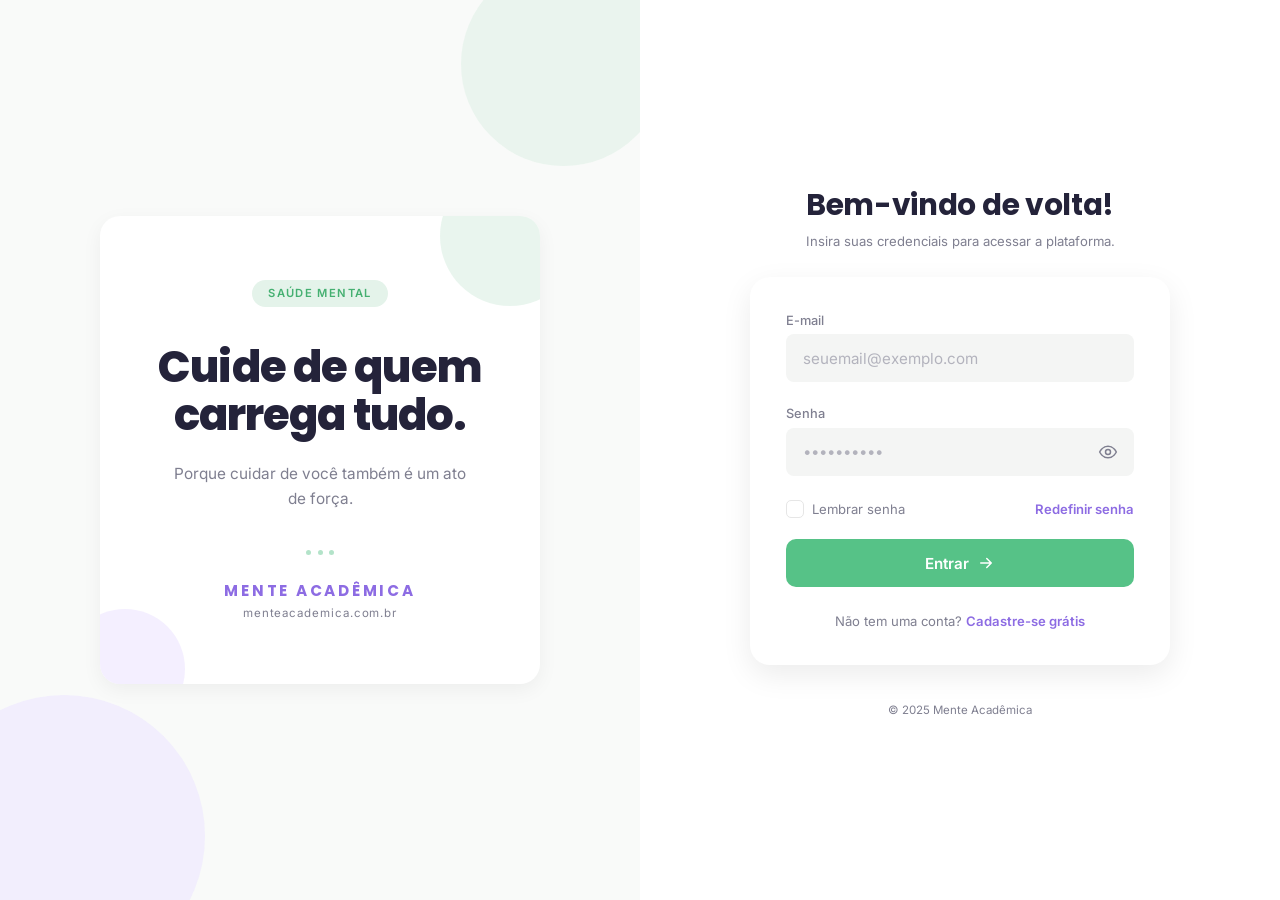
<file: index.html>
<!DOCTYPE html>
<html lang="pt-BR">
  <head>
    <meta charset="UTF-8" />
    <meta name="viewport" content="width=device-width, initial-scale=1.0" />
    <meta name="theme-color" content="#56c287" />
    <meta
      name="description"
      content="Mente Acadêmica — acesse a plataforma de saúde mental. Cuide de quem carrega tudo."
    />
    <title>Mente Acadêmica — Login</title>
    <link rel="preconnect" href="https://fonts.googleapis.com" />
    <link rel="preconnect" href="https://fonts.gstatic.com" crossorigin />
    <link
      href="https://fonts.googleapis.com/css2?family=Inter:wght@400;500;600;700&family=Poppins:wght@600;700;800&display=swap"
      rel="stylesheet"
    />
    <link rel="stylesheet" href="/style.css" />
  </head>
  <body>
    <main class="page">
      <!-- ===================== COLUNA ESQUERDA / INSTITUCIONAL ===================== -->
      <section class="brand-panel" aria-label="Apresentação Mente Acadêmica">
        <span class="brand-blob brand-blob--top-right" aria-hidden="true"></span>
        <span class="brand-blob brand-blob--bottom-left" aria-hidden="true"></span>

        <div class="brand-card">
          <span class="brand-blob brand-blob--card-tr" aria-hidden="true"></span>
          <span class="brand-blob brand-blob--card-bl" aria-hidden="true"></span>

          <span class="badge">Saúde Mental</span>

          <h1 class="brand-headline">Cuide de quem<br />carrega tudo.</h1>

          <p class="brand-support">
            Porque cuidar de você também é um ato de força.
          </p>

          <div class="brand-dots" aria-hidden="true">
            <span></span><span></span><span></span>
          </div>

          <div class="brand-logo">
            <span class="brand-logo__name">Mente Acadêmica</span>
            <span class="brand-logo__url">menteacademica.com.br</span>
          </div>
        </div>
      </section>

      <!-- ===================== COLUNA DIREITA / LOGIN ===================== -->
      <section class="login-panel" aria-label="Acesso à plataforma">
        <!-- Cabeçalho exclusivo do mobile -->
        <header class="mobile-header" aria-hidden="true">
          <span class="mh-blob mh-blob--a"></span>
          <span class="mh-blob mh-blob--b"></span>
          <div class="mh-avatar">MA</div>
          <p class="mh-name">Mente Acadêmica</p>
          <p class="mh-tagline">Cuide da sua mente conosco</p>
        </header>

        <div class="login-wrap">
          <div class="login-intro">
            <h2 class="login-title">Bem-vindo de volta!</h2>
            <p class="login-subtitle">
              Insira suas credenciais para acessar a plataforma.
            </p>
          </div>

          <div class="login-card">
            <form id="login-form" class="login-form" novalidate>
              <div class="field">
                <label for="email">E-mail</label>
                <input
                  type="email"
                  id="email"
                  name="email"
                  inputmode="email"
                  autocomplete="email"
                  placeholder="seuemail@exemplo.com"
                  aria-describedby="email-error"
                />
                <span class="error-msg" id="email-error" role="alert"></span>
              </div>

              <div class="field">
                <label for="password">Senha</label>
                <div class="password-wrap">
                  <input
                    type="password"
                    id="password"
                    name="password"
                    autocomplete="current-password"
                    placeholder="••••••••••"
                    aria-describedby="password-error"
                  />
                  <button
                    type="button"
                    class="toggle-password"
                    id="toggle-password"
                    aria-label="Mostrar senha"
                    aria-pressed="false"
                  >
                    <!-- olho aberto -->
                    <svg class="icon-eye" viewBox="0 0 24 24" fill="none" aria-hidden="true">
                      <path d="M2 12s3.5-7 10-7 10 7 10 7-3.5 7-10 7-10-7-10-7Z" stroke="currentColor" stroke-width="1.8" stroke-linecap="round" stroke-linejoin="round"/>
                      <circle cx="12" cy  ="12" r="3" stroke="currentColor" stroke-width="1.8"/>
                    </svg>
                    <!-- olho fechado -->
                    <svg class="icon-eye-off" viewBox="0 0 24 24" fill="none" aria-hidden="true">
                      <path d="M3 3l18 18" stroke="currentColor" stroke-width="1.8" stroke-linecap="round"/>
                      <path d="M10.6 5.2A10.9 10.9 0 0 1 12 5c6.5 0 10 7 10 7a18.4 18.4 0 0 1-3 3.9M6.6 6.6A18.4 18.4 0 0 0 2 12s3.5 7 10 7a10.8 10.8 0 0 0 4-.7" stroke="currentColor" stroke-width="1.8" stroke-linecap="round" stroke-linejoin="round"/>
                      <path d="M9.9 9.9a3 3 0 0 0 4.2 4.2" stroke="currentColor" stroke-width="1.8" stroke-linecap="round" stroke-linejoin="round"/>
                    </svg>
                  </button>
                </div>
                <span class="error-msg" id="password-error" role="alert"></span>
              </div>

              <div class="form-row">
                <label class="checkbox">
                  <input type="checkbox" id="remember" name="remember" />
                  <span class="checkbox__box" aria-hidden="true">
                    <svg viewBox="0 0 24 24" fill="none">
                      <path d="M5 12.5l4 4 10-10" stroke="currentColor" stroke-width="2.4" stroke-linecap="round" stroke-linejoin="round"/>
                    </svg>
                  </span>
                  <span class="checkbox__label">Lembrar senha</span>
                </label>
                <a href="#" class="link-reset">Redefinir senha</a>
              </div>

              <button type="submit" class="btn-submit" id="btn-submit">
                <span class="btn-label">Entrar</span>
                <svg class="btn-arrow" viewBox="0 0 24 24" fill="none" aria-hidden="true">
                  <path d="M5 12h14M13 6l6 6-6 6" stroke="currentColor" stroke-width="2" stroke-linecap="round" stroke-linejoin="round"/>
                </svg>
                <span class="spinner" aria-hidden="true"></span>
              </button>

              <p class="signup">
                Não tem uma conta?
                <a href="#" class="link-signup">Cadastre-se grátis</a>
              </p>
            </form>
          </div>
        </div>

        <footer class="login-footer">© 2025 Mente Acadêmica</footer>
      </section>
    </main>

    <script type="module" src="/script.js"></script>
  </body>
</html>
</file>
<file: style.css>
/* ============================================================
   Variáveis
   ============================================================ */
:root {
  --primary: #56c287;
  --primary-dark: #45b071;

  --purple: #8d6ce3;
  --purple-light: #efe8ff;
  --green-light: #e4f3ea;

  --text: #24233a;
  --text-light: #7f7f90;

  --border: #e6e6e6;
  --background: #f9faf9;
  --white: #ffffff;
  --field-bg: #f4f5f4;

  --radius-card: 20px;
  --radius-input: 8px;
  --radius-btn: 10px;

  --shadow-card: 0 10px 30px rgba(0, 0, 0, 0.08);
  --shadow-soft: 0 6px 20px rgba(0, 0, 0, 0.05);

  --font-sans: "Inter", system-ui, -apple-system, sans-serif;
  --font-display: "Poppins", var(--font-sans);
}

/* ============================================================
   Reset
   ============================================================ */
*,
*::before,
*::after {
  box-sizing: border-box;
  margin: 0;
  padding: 0;
}

html {
  background: var(--white);
}

body {
  font-family: var(--font-sans);
  color: var(--text);
  background: var(--white);
  min-height: 100vh;
  -webkit-font-smoothing: antialiased;
  overflow-x: hidden;
}

a {
  color: inherit;
}

/* ============================================================
   Layout principal — duas colunas
   ============================================================ */
.page {
  display: grid;
  grid-template-columns: 1fr 1fr;
  min-height: 100vh;
}

/* ============================================================
   COLUNA ESQUERDA / institucional
   ============================================================ */
.brand-panel {
  position: relative;
  display: flex;
  align-items: center;
  justify-content: center;
  padding: clamp(2rem, 5vw, 4rem);
  background: var(--background);
  overflow: hidden;
}

.brand-blob {
  position: absolute;
  border-radius: 50%;
  pointer-events: none;
}

.brand-blob--top-right {
  width: clamp(120px, 16vw, 220px);
  height: clamp(120px, 16vw, 220px);
  top: clamp(-40px, -3vw, -20px);
  right: clamp(-30px, -2vw, 0px);
  background: var(--green-light);
  opacity: 0.7;
}

.brand-blob--bottom-left {
  width: clamp(160px, 22vw, 300px);
  height: clamp(160px, 22vw, 300px);
  bottom: clamp(-80px, -6vw, -40px);
  left: clamp(-80px, -6vw, -40px);
  background: var(--purple-light);
  opacity: 0.65;
}

.brand-card {
  position: relative;
  width: min(100%, 440px);
  background: var(--white);
  border-radius: var(--radius-card);
  padding: clamp(2.5rem, 5vw, 4rem) clamp(1.5rem, 4vw, 3rem);
  text-align: center;
  box-shadow: var(--shadow-soft);
  overflow: hidden;
}

.brand-blob--card-tr {
  width: 140px;
  height: 140px;
  top: -50px;
  right: -40px;
  background: var(--green-light);
  opacity: 0.8;
}

.brand-blob--card-bl {
  width: 120px;
  height: 120px;
  bottom: -45px;
  left: -35px;
  background: var(--purple-light);
  opacity: 0.7;
}

.badge {
  position: relative;
  display: inline-block;
  font-size: 0.7rem;
  font-weight: 600;
  letter-spacing: 0.12em;
  text-transform: uppercase;
  color: var(--primary-dark);
  background: var(--green-light);
  padding: 0.4rem 1rem;
  border-radius: 999px;
  margin-bottom: clamp(1.5rem, 3vw, 2.25rem);
}

.brand-headline {
  position: relative;
  font-family: var(--font-display);
  font-weight: 800;
  font-size: clamp(1.9rem, 3.4vw, 2.75rem);
  line-height: 1.1;
  letter-spacing: -0.02em;
  color: var(--text);
  text-wrap: balance;
}

.brand-support {
  position: relative;
  margin-top: clamp(1rem, 2vw, 1.5rem);
  font-size: clamp(0.9rem, 1.2vw, 1rem);
  line-height: 1.6;
  color: var(--text-light);
  text-wrap: pretty;
}

.brand-dots {
  position: relative;
  display: flex;
  justify-content: center;
  gap: 0.4rem;
  margin: clamp(1.75rem, 3vw, 2.5rem) 0 clamp(1rem, 2vw, 1.5rem);
}

.brand-dots span {
  width: 5px;
  height: 5px;
  border-radius: 50%;
  background: var(--primary);
  opacity: 0.45;
}

.brand-logo {
  position: relative;
  display: flex;
  flex-direction: column;
  gap: 0.25rem;
}

.brand-logo__name {
  font-family: var(--font-display);
  font-weight: 700;
  font-size: 0.95rem;
  letter-spacing: 0.18em;
  text-transform: uppercase;
  color: var(--purple);
}

.brand-logo__url {
  font-size: 0.72rem;
  letter-spacing: 0.08em;
  color: var(--text-light);
}

/* ============================================================
   COLUNA DIREITA / login
   ============================================================ */
.login-panel {
  position: relative;
  display: flex;
  flex-direction: column;
  align-items: center;
  justify-content: center;
  padding: clamp(2rem, 5vw, 4rem);
  background: var(--white);
}

.mobile-header {
  display: none;
}

.login-wrap {
  width: min(100%, 420px);
  display: flex;
  flex-direction: column;
}

.login-intro {
  text-align: center;
  margin-bottom: clamp(1.25rem, 2.5vw, 1.75rem);
}

.login-title {
  font-family: var(--font-display);
  font-weight: 700;
  font-size: clamp(1.4rem, 2.4vw, 1.85rem);
  letter-spacing: -0.01em;
  color: var(--text);
}

.login-subtitle {
  margin-top: 0.4rem;
  font-size: clamp(0.82rem, 1vw, 0.92rem);
  color: var(--text-light);
}

.login-card {
  background: var(--white);
  border-radius: var(--radius-card);
  box-shadow: var(--shadow-card);
  padding: clamp(1.5rem, 3vw, 2.25rem);
}

.login-form {
  display: flex;
  flex-direction: column;
  gap: 1.1rem;
}

/* Campos */
.field {
  display: flex;
  flex-direction: column;
  gap: 0.4rem;
}

.field label {
  font-size: 0.8rem;
  font-weight: 500;
  color: var(--text-light);
}

.field input {
  width: 100%;
  height: 48px;
  padding: 0 1rem;
  font-size: 0.95rem;
  font-family: inherit;
  color: var(--text);
  background: var(--field-bg);
  border: 1.5px solid transparent;
  border-radius: var(--radius-input);
  transition: border-color 0.18s ease, background 0.18s ease,
    box-shadow 0.18s ease;
}

.field input::placeholder {
  color: #b3b3bd;
}

.field input:focus {
  outline: none;
  background: var(--white);
  border-color: var(--primary);
  box-shadow: 0 0 0 3px rgba(86, 194, 135, 0.15);
}

.field.invalid input {
  border-color: #e25563;
  background: #fdf3f4;
}

.error-msg {
  min-height: 0;
  font-size: 0.74rem;
  color: #e25563;
  line-height: 1.3;
}

/* Senha + toggle */
.password-wrap {
  position: relative;
}

.password-wrap input {
  padding-right: 3rem;
}

.toggle-password {
  position: absolute;
  top: 50%;
  right: 0.5rem;
  transform: translateY(-50%);
  display: flex;
  align-items: center;
  justify-content: center;
  width: 36px;
  height: 36px;
  border: none;
  background: transparent;
  color: var(--text-light);
  cursor: pointer;
  border-radius: 8px;
  transition: color 0.15s ease, background 0.15s ease;
}

.toggle-password:hover {
  color: var(--text);
  background: rgba(0, 0, 0, 0.04);
}

.toggle-password svg {
  width: 20px;
  height: 20px;
}

.toggle-password .icon-eye-off {
  display: none;
}

.toggle-password.is-visible .icon-eye {
  display: none;
}

.toggle-password.is-visible .icon-eye-off {
  display: block;
}

/* Linha checkbox / link */
.form-row {
  display: flex;
  align-items: center;
  justify-content: space-between;
  gap: 1rem;
  flex-wrap: wrap;
}

.checkbox {
  display: inline-flex;
  align-items: center;
  gap: 0.5rem;
  cursor: pointer;
  user-select: none;
}

.checkbox input {
  position: absolute;
  opacity: 0;
  width: 0;
  height: 0;
}

.checkbox__box {
  display: inline-flex;
  align-items: center;
  justify-content: center;
  width: 18px;
  height: 18px;
  border: 1.5px solid var(--border);
  border-radius: 5px;
  color: var(--white);
  background: var(--white);
  transition: background 0.15s ease, border-color 0.15s ease;
}

.checkbox__box svg {
  width: 14px;
  height: 14px;
  opacity: 0;
  transition: opacity 0.15s ease;
}

.checkbox input:checked + .checkbox__box {
  background: var(--purple);
  border-color: var(--purple);
}

.checkbox input:checked + .checkbox__box svg {
  opacity: 1;
}

.checkbox input:focus-visible + .checkbox__box {
  box-shadow: 0 0 0 3px rgba(141, 108, 227, 0.25);
}

.checkbox__label {
  font-size: 0.82rem;
  color: var(--text-light);
}

.link-reset,
.link-signup {
  font-size: 0.82rem;
  font-weight: 600;
  color: var(--purple);
  text-decoration: none;
}

.link-reset:hover,
.link-signup:hover {
  text-decoration: underline;
}

/* Botão */
.btn-submit {
  position: relative;
  display: inline-flex;
  align-items: center;
  justify-content: center;
  gap: 0.5rem;
  height: 48px;
  margin-top: 0.25rem;
  font-family: inherit;
  font-size: 0.95rem;
  font-weight: 600;
  color: var(--white);
  background: var(--primary);
  border: none;
  border-radius: var(--radius-btn);
  cursor: pointer;
  transition: transform 0.15s ease, background 0.15s ease,
    box-shadow 0.15s ease;
}

.btn-submit:hover {
  background: var(--primary-dark);
  transform: translateY(-1px);
  box-shadow: 0 8px 18px rgba(86, 194, 135, 0.3);
}

.btn-submit:focus-visible {
  outline: none;
  box-shadow: 0 0 0 3px rgba(86, 194, 135, 0.4);
}

.btn-submit:active {
  transform: translateY(0);
}

.btn-submit:disabled {
  cursor: not-allowed;
  opacity: 0.75;
  transform: none;
  box-shadow: none;
}

.btn-arrow {
  width: 18px;
  height: 18px;
}

.spinner {
  display: none;
  width: 18px;
  height: 18px;
  border: 2.5px solid rgba(255, 255, 255, 0.45);
  border-top-color: var(--white);
  border-radius: 50%;
  animation: spin 0.7s linear infinite;
}

.btn-submit.is-loading .btn-label,
.btn-submit.is-loading .btn-arrow {
  display: none;
}

.btn-submit.is-loading .spinner {
  display: inline-block;
}

@keyframes spin {
  to {
    transform: rotate(360deg);
  }
}

.signup {
  margin-top: 0.5rem;
  text-align: center;
  font-size: 0.82rem;
  color: var(--text-light);
}

/* Rodapé */
.login-footer {
  margin-top: clamp(1.5rem, 3vw, 2.5rem);
  font-size: 0.72rem;
  color: var(--text-light);
}

/* ============================================================
   Responsividade
   ============================================================ */

/* Tablet — mantém duas colunas com espaçamentos reduzidos */
@media (max-width: 992px) {
  .brand-panel,
  .login-panel {
    padding: clamp(1.5rem, 4vw, 2.5rem);
  }
}

/* Mobile — uma coluna: cabeçalho + card de login */
@media (max-width: 768px) {
  .page {
    grid-template-columns: 1fr;
    min-height: 100dvh;
  }

  .brand-panel {
    display: none;
  }

  .login-panel {
    justify-content: flex-start;
    padding: 0 0 1.5rem;
    background: var(--background);
    min-height: 100dvh;
  }

  /* Cabeçalho mobile */
  .mobile-header {
    position: relative;
    display: flex;
    flex-direction: column;
    align-items: center;
    width: 100%;
    padding: clamp(2.5rem, 9vw, 3.75rem) 1.5rem clamp(3.5rem, 12vw, 4.5rem);
    background: linear-gradient(160deg, var(--green-light) 0%, var(--purple-light) 100%);
    overflow: hidden;
  }

  .mh-blob {
    position: absolute;
    border-radius: 50%;
    pointer-events: none;
  }

  .mh-blob--a {
    width: 150px;
    height: 150px;
    top: -50px;
    left: -40px;
    background: rgba(255, 255, 255, 0.35);
  }

  .mh-blob--b {
    width: 120px;
    height: 120px;
    bottom: -30px;
    right: -30px;
    background: rgba(141, 108, 227, 0.18);
  }

  .mh-avatar {
    position: relative;
    display: flex;
    align-items: center;
    justify-content: center;
    width: 64px;
    height: 64px;
    border-radius: 50%;
    background: var(--purple);
    color: var(--white);
    font-family: var(--font-display);
    font-weight: 700;
    font-size: 1.2rem;
    letter-spacing: 0.04em;
    box-shadow: 0 8px 20px rgba(141, 108, 227, 0.35);
  }

  .mh-name {
    position: relative;
    margin-top: 0.9rem;
    font-family: var(--font-display);
    font-weight: 700;
    font-size: 1.35rem;
    color: var(--text);
  }

  .mh-tagline {
    position: relative;
    margin-top: 0.25rem;
    font-size: 0.85rem;
    color: var(--text-light);
  }

  /* Painel branco único (intro + form) que sobe sobre o cabeçalho */
  .login-wrap {
    position: relative;
    z-index: 2;
    width: 90%;
    max-width: 380px;
    margin-top: clamp(-3rem, -9vw, -2rem);
    background: var(--white);
    border-radius: var(--radius-card);
    box-shadow: var(--shadow-card);
    padding: clamp(1.5rem, 6vw, 2rem) clamp(1.25rem, 5vw, 1.75rem);
  }

  .login-intro {
    margin-bottom: 1.25rem;
  }

  .login-title {
    font-size: 1.2rem;
  }

  /* o card interno deixa de ter moldura própria no mobile */
  .login-card {
    background: transparent;
    box-shadow: none;
    border-radius: 0;
    padding: 0;
  }

  .login-footer {
    margin-top: 1.75rem;
  }
}

/* Telas muito pequenas */
@media (max-width: 480px) {
  .login-wrap {
    width: 92%;
  }

  .login-card {
    padding: 1.25rem;
  }

  .form-row {
    gap: 0.5rem;
  }
}

@media (prefers-reduced-motion: reduce) {
  * {
    animation-duration: 0.01ms !important;
    transition-duration: 0.01ms !important;
  }
}
</file>
